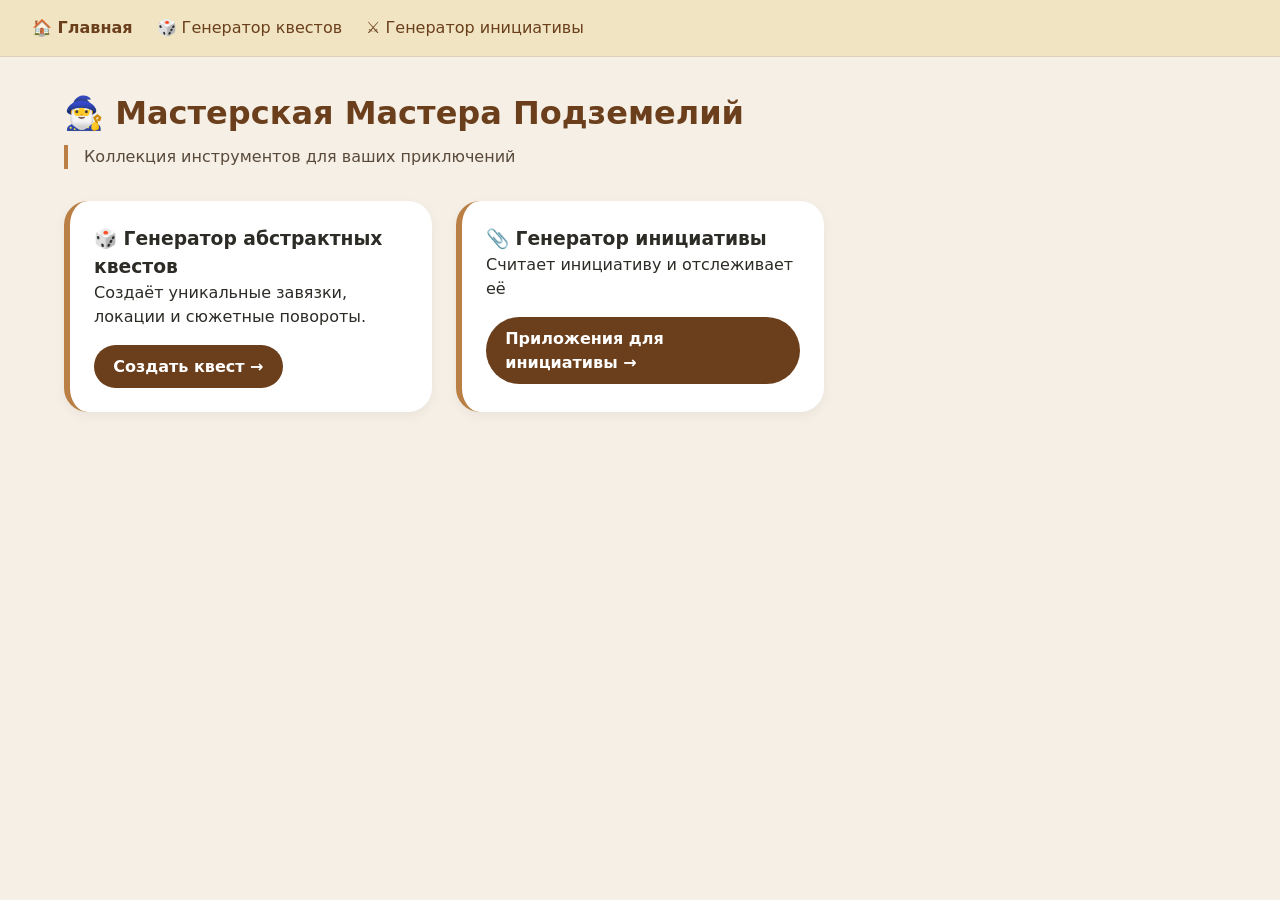
<file: index.html>
<!DOCTYPE html>
<html lang="ru">
<head>
    <meta charset="UTF-8">
    <meta name="viewport" content="width=device-width, initial-scale=1.0, user-scalable=yes">
    <title>D&D Мастерская: Генераторы</title>
    <link rel="stylesheet" href="styles.css">
</head>
<body>
    <div id="nav-placeholder"></div>

    <main class="container">
        <h1>🧙‍♂️ Мастерская Мастера Подземелий</h1>
        <p class="subtitle">Коллекция инструментов для ваших приключений</p>

        <div class="generator-grid">
            <div class="generator-card">
                <h3>🎲 Генератор абстрактных квестов</h3>
                <p>Создаёт уникальные завязки, локации и сюжетные повороты.</p>
                <a href="generators/quests.html" class="button">Создать квест →</a>
            </div>
             <div class="generator-card">
                <h3>📎 Генератор инициативы</h3>
                <p>Считает инициативу и отслеживает её </p>
                <a href="generators/initiative.html" class="button">Приложения для инициативы →</a>
            </div>

            </div>
    </main>

    <script src="shared/navigation.js"></script>
</body>
</html>
</file>
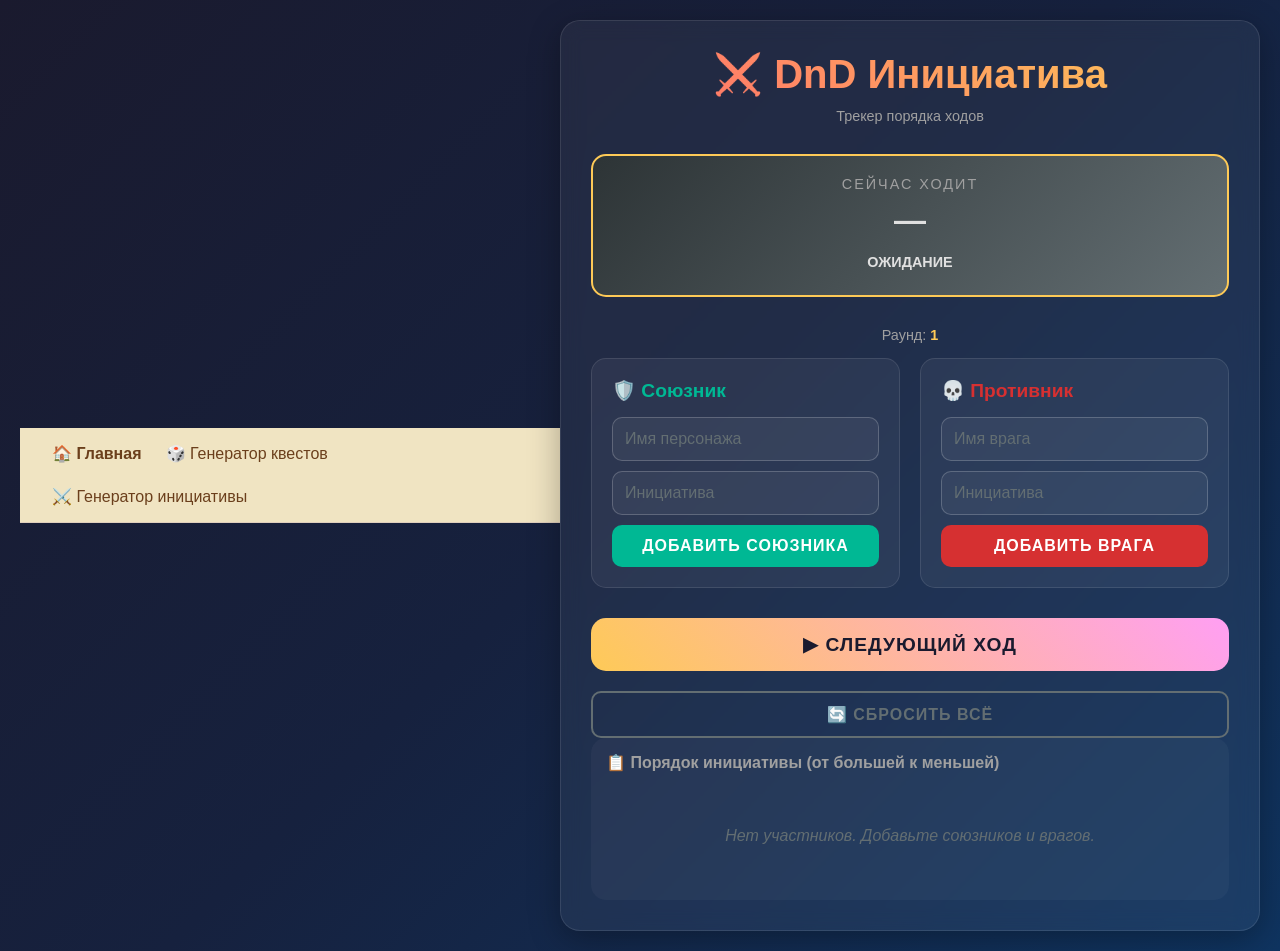
<file: iniciative.html>
<!DOCTYPE html>
<html lang="ru">
<head>
    <meta charset="UTF-8">
    <meta name="viewport" content="width=device-width, initial-scale=1.0">
    <title>DnD Трекер Инициативы</title>
    <style>
        * {
            margin: 0;
            padding: 0;
            box-sizing: border-box;
        }

        body {
            font-family: 'Segoe UI', Tahoma, Geneva, Verdana, sans-serif;
            background: linear-gradient(135deg, #1a1a2e 0%, #16213e 50%, #0f3460 100%);
            min-height: 100vh;
            display: flex;
            justify-content: center;
            align-items: center;
            padding: 20px;
            color: #e0e0e0;
        }

        .container {
            background: rgba(255, 255, 255, 0.05);
            backdrop-filter: blur(10px);
            border-radius: 20px;
            padding: 30px;
            width: 100%;
            max-width: 700px;
            box-shadow: 0 8px 32px rgba(0, 0, 0, 0.3);
            border: 1px solid rgba(255, 255, 255, 0.1);
        }

        h1 {
            text-align: center;
            margin-bottom: 10px;
            font-size: 2.5em;
            background: linear-gradient(45deg, #ff6b6b, #feca57);
            -webkit-background-clip: text;
            -webkit-text-fill-color: transparent;
            background-clip: text;
        }

        .subtitle {
            text-align: center;
            color: #a0a0a0;
            margin-bottom: 30px;
            font-size: 0.9em;
        }

        .current-turn {
            background: linear-gradient(135deg, #2d3436 0%, #636e72 100%);
            border-radius: 15px;
            padding: 20px;
            text-align: center;
            margin-bottom: 30px;
            border: 2px solid #feca57;
            transition: all 0.3s ease;
        }

        .current-turn.active-ally {
            border-color: #00b894;
            box-shadow: 0 0 20px rgba(0, 184, 148, 0.3);
        }

        .current-turn.active-enemy {
            border-color: #d63031;
            box-shadow: 0 0 20px rgba(214, 48, 49, 0.3);
        }

        .current-turn-label {
            font-size: 0.9em;
            text-transform: uppercase;
            letter-spacing: 2px;
            color: #a0a0a0;
            margin-bottom: 5px;
        }

        .current-turn-name {
            font-size: 2em;
            font-weight: bold;
            margin: 10px 0;
        }

        .current-turn-type {
            display: inline-block;
            padding: 5px 15px;
            border-radius: 20px;
            font-size: 0.9em;
            font-weight: bold;
            text-transform: uppercase;
        }

        .type-ally {
            background: #00b894;
            color: white;
        }

        .type-enemy {
            background: #d63031;
            color: white;
        }

        .add-section {
            display: grid;
            grid-template-columns: 1fr 1fr;
            gap: 20px;
            margin-bottom: 30px;
        }

        .add-card {
            background: rgba(255, 255, 255, 0.05);
            border-radius: 15px;
            padding: 20px;
            border: 1px solid rgba(255, 255, 255, 0.1);
        }

        .add-card h3 {
            margin-bottom: 15px;
            font-size: 1.2em;
        }

        .add-card.ally h3 {
            color: #00b894;
        }

        .add-card.enemy h3 {
            color: #d63031;
        }

        .input-group {
            display: flex;
            gap: 10px;
            margin-bottom: 10px;
        }

        input {
            flex: 1;
            padding: 12px;
            border-radius: 10px;
            border: 1px solid rgba(255, 255, 255, 0.2);
            background: rgba(255, 255, 255, 0.05);
            color: white;
            font-size: 1em;
            outline: none;
            transition: all 0.3s ease;
        }

        input:focus {
            border-color: #feca57;
            box-shadow: 0 0 10px rgba(254, 202, 87, 0.2);
        }

        input::placeholder {
            color: #636e72;
        }

        button {
            padding: 12px 20px;
            border-radius: 10px;
            border: none;
            font-weight: bold;
            cursor: pointer;
            transition: all 0.3s ease;
            font-size: 1em;
            text-transform: uppercase;
            letter-spacing: 1px;
        }

        button:hover {
            transform: translateY(-2px);
            box-shadow: 0 5px 15px rgba(0, 0, 0, 0.3);
        }

        button:active {
            transform: translateY(0);
        }

        .btn-ally {
            background: #00b894;
            color: white;
            width: 100%;
        }

        .btn-enemy {
            background: #d63031;
            color: white;
            width: 100%;
        }

        .btn-next {
            background: linear-gradient(45deg, #feca57, #ff9ff3);
            color: #1a1a2e;
            width: 100%;
            padding: 15px;
            font-size: 1.2em;
            margin-bottom: 20px;
            border-radius: 15px;
        }

        .btn-reset {
            background: transparent;
            border: 2px solid #636e72;
            color: #636e72;
            width: 100%;
            padding: 12px;
        }

        .btn-reset:hover {
            border-color: #d63031;
            color: #d63031;
        }

        .initiative-list {
            background: rgba(255, 255, 255, 0.03);
            border-radius: 15px;
            padding: 15px;
            max-height: 300px;
            overflow-y: auto;
        }

        .initiative-list h3 {
            margin-bottom: 15px;
            color: #a0a0a0;
            font-size: 1em;
        }

        .initiative-item {
            display: flex;
            justify-content: space-between;
            align-items: center;
            padding: 10px 15px;
            margin-bottom: 5px;
            border-radius: 10px;
            background: rgba(255, 255, 255, 0.03);
            transition: all 0.3s ease;
        }

        .initiative-item.current {
            background: rgba(254, 202, 87, 0.2);
            border: 1px solid #feca57;
            font-weight: bold;
        }

        .initiative-item .name {
            flex: 1;
        }

        .initiative-item .initiative {
            font-weight: bold;
            color: #feca57;
            margin-right: 15px;
        }

        .badge {
            display: inline-block;
            padding: 3px 10px;
            border-radius: 12px;
            font-size: 0.8em;
            font-weight: bold;
            margin-right: 10px;
        }

        .badge-ally {
            background: rgba(0, 184, 148, 0.2);
            color: #00b894;
        }

        .badge-enemy {
            background: rgba(214, 48, 49, 0.2);
            color: #d63031;
        }

        .empty-state {
            text-align: center;
            color: #636e72;
            padding: 40px 20px;
            font-style: italic;
        }

        .round-counter {
            text-align: center;
            color: #a0a0a0;
            margin-bottom: 15px;
            font-size: 0.9em;
        }

        .round-counter span {
            color: #feca57;
            font-weight: bold;
        }

        @media (max-width: 500px) {
            .add-section {
                grid-template-columns: 1fr;
            }

            h1 {
                font-size: 1.8em;
            }

            .current-turn-name {
                font-size: 1.5em;
            }

            .container {
                padding: 20px;
            }
        }
    </style>
</head>
<body>
    <div id="nav-placeholder"></div>
    <div class="container">
        <h1>⚔️ DnD Инициатива</h1>
        <p class="subtitle">Трекер порядка ходов</p>

        <div class="current-turn" id="currentTurnCard">
            <div class="current-turn-label">Сейчас ходит</div>
            <div class="current-turn-name" id="currentTurnName">—</div>
            <div class="current-turn-type" id="currentTurnType">Ожидание</div>
        </div>

        <div class="round-counter" id="roundCounter">
            Раунд: <span>1</span>
        </div>

        <div class="add-section">
            <div class="add-card ally">
                <h3>🛡️ Союзник</h3>
                <div class="input-group">
                    <input type="text" id="allyName" placeholder="Имя персонажа" maxlength="30">
                </div>
                <div class="input-group">
                    <input type="number" id="allyInitiative" placeholder="Инициатива" min="1" max="99">
                </div>
                <button class="btn-ally" onclick="addCombatant('ally')">Добавить союзника</button>
            </div>

            <div class="add-card enemy">
                <h3>💀 Противник</h3>
                <div class="input-group">
                    <input type="text" id="enemyName" placeholder="Имя врага" maxlength="30">
                </div>
                <div class="input-group">
                    <input type="number" id="enemyInitiative" placeholder="Инициатива" min="1" max="99">
                </div>
                <button class="btn-enemy" onclick="addCombatant('enemy')">Добавить врага</button>
            </div>
        </div>

        <button class="btn-next" onclick="nextTurn()">
            ▶ Следующий ход
        </button>

        <button class="btn-reset" onclick="resetAll()">
            🔄 Сбросить всё
        </button>

        <div class="initiative-list" id="initiativeList">
            <h3>📋 Порядок инициативы (от большей к меньшей)</h3>
            <div id="initiativeItems">
                <div class="empty-state">Нет участников. Добавьте союзников и врагов.</div>
            </div>
        </div>
    </div>

    <script>
        // Хранилище данных
        let combatants = [];
        let currentTurnIndex = -1; // Индекс в ОТСОРТИРОВАННОМ массиве
        let roundNumber = 1;

        // Функция для получения отсортированного массива (всегда от большего к меньшему)
        function getSortedCombatants() {
            return [...combatants].sort((a, b) => b.initiative - a.initiative);
        }

        // Функция для отображения текущего хода
        function updateCurrentTurnDisplay() {
            const nameElement = document.getElementById('currentTurnName');
            const typeElement = document.getElementById('currentTurnType');
            const cardElement = document.getElementById('currentTurnCard');
            const roundElement = document.getElementById('roundCounter').querySelector('span');

            roundElement.textContent = roundNumber;

            cardElement.classList.remove('active-ally', 'active-enemy');

            if (currentTurnIndex >= 0 && combatants.length > 0) {
                const sortedCombatants = getSortedCombatants();
                if (currentTurnIndex < sortedCombatants.length) {
                    const current = sortedCombatants[currentTurnIndex];
                    nameElement.textContent = current.name;
                    typeElement.textContent = current.type === 'ally' ? 'Союзник' : 'Противник';
                    typeElement.className = 'current-turn-type ' + (current.type === 'ally' ? 'type-ally' : 'type-enemy');
                    cardElement.classList.add(current.type === 'ally' ? 'active-ally' : 'active-enemy');
                }
            } else {
                nameElement.textContent = '—';
                typeElement.textContent = 'Ожидание';
                typeElement.className = 'current-turn-type';
            }
        }

        // Функция для отображения списка инициативы
        function renderInitiativeList() {
            const container = document.getElementById('initiativeItems');
            
            if (combatants.length === 0) {
                container.innerHTML = '<div class="empty-state">Нет участников. Добавьте союзников и врагов.</div>';
                return;
            }

            // Сортируем по инициативе (по убыванию)
            const sortedCombatants = getSortedCombatants();

            container.innerHTML = sortedCombatants.map((combatant, index) => {
                const isCurrent = index === currentTurnIndex;
                
                return `
                    <div class="initiative-item ${isCurrent ? 'current' : ''}">
                        <span class="badge ${combatant.type === 'ally' ? 'badge-ally' : 'badge-enemy'}">
                            ${combatant.type === 'ally' ? '🛡️' : '💀'}
                        </span>
                        <span class="name">${combatant.name}</span>
                        <span class="initiative">🎲 ${combatant.initiative}</span>
                    </div>
                `;
            }).join('');
        }

        // Функция добавления участника
        function addCombatant(type) {
            const nameInput = document.getElementById(type === 'ally' ? 'allyName' : 'enemyName');
            const initiativeInput = document.getElementById(type === 'ally' ? 'allyInitiative' : 'enemyInitiative');
            
            const name = nameInput.value.trim();
            const initiative = parseInt(initiativeInput.value);

            // Валидация
            if (!name) {
                alert('Введите имя персонажа!');
                nameInput.focus();
                return;
            }

            if (!initiative || initiative < 1) {
                alert('Введите корректное значение инициативы (от 1 до 99)!');
                initiativeInput.focus();
                return;
            }

            if (initiative > 99) {
                alert('Значение инициативы не может превышать 99!');
                initiativeInput.focus();
                return;
            }

            // Проверка на уникальность имени
            if (combatants.some(c => c.name.toLowerCase() === name.toLowerCase())) {
                alert('Участник с таким именем уже существует!');
                nameInput.focus();
                return;
            }

            // Добавляем участника
            combatants.push({
                name: name,
                initiative: initiative,
                type: type
            });

            // Если это первый участник, делаем его текущим
            if (combatants.length === 1) {
                currentTurnIndex = 0;
            } else {
                // Если уже есть участники, обновляем индекс текущего хода
                // в соответствии с новой сортировкой
                if (currentTurnIndex >= 0) {
                    const sortedCombatants = getSortedCombatants();
                    // Находим новый индекс текущего участника в отсортированном массиве
                    const currentCombatant = sortedCombatants[currentTurnIndex];
                    if (currentCombatant) {
                        const newSortedCombatants = getSortedCombatants();
                        currentTurnIndex = newSortedCombatants.findIndex(
                            c => c.name === currentCombatant.name && c.initiative === currentCombatant.initiative && c.type === currentCombatant.type
                        );
                        if (currentTurnIndex === -1) currentTurnIndex = 0;
                    }
                }
            }

            // Очищаем поля ввода
            nameInput.value = '';
            initiativeInput.value = '';
            nameInput.focus();

            // Обновляем отображение
            updateCurrentTurnDisplay();
            renderInitiativeList();
        }

        // Функция следующего хода
        function nextTurn() {
            if (combatants.length === 0) {
                alert('Нет участников битвы! Добавьте хотя бы одного союзника или врага.');
                return;
            }

            const sortedCombatants = getSortedCombatants();

            // Переходим к следующему участнику в отсортированном порядке
            if (currentTurnIndex < sortedCombatants.length - 1) {
                currentTurnIndex++;
            } else {
                // Начинаем новый раунд
                currentTurnIndex = 0;
                roundNumber++;
            }

            updateCurrentTurnDisplay();
            renderInitiativeList();
        }

        // Функция полного сброса
        function resetAll() {
            if (combatants.length > 0) {
                if (confirm('Вы уверены, что хотите сбросить всё? Все данные будут удалены.')) {
                    combatants = [];
                    currentTurnIndex = -1;
                    roundNumber = 1;
                    updateCurrentTurnDisplay();
                    renderInitiativeList();
                }
            } else {
                combatants = [];
                currentTurnIndex = -1;
                roundNumber = 1;
                updateCurrentTurnDisplay();
                renderInitiativeList();
            }
        }

        // Добавляем обработку клавиши Enter для полей ввода
        document.addEventListener('keypress', function(e) {
            if (e.key === 'Enter') {
                const allyName = document.getElementById('allyName');
                const enemyName = document.getElementById('enemyName');
                
                if (document.activeElement === allyName || document.activeElement === document.getElementById('allyInitiative')) {
                    addCombatant('ally');
                } else if (document.activeElement === enemyName || document.activeElement === document.getElementById('enemyInitiative')) {
                    addCombatant('enemy');
                }
            }
        });

        // Инициализация
        updateCurrentTurnDisplay();
        renderInitiativeList();
    </script>
    <script src="../shared/navigation.js"></script>
</body>
</html>
</file>
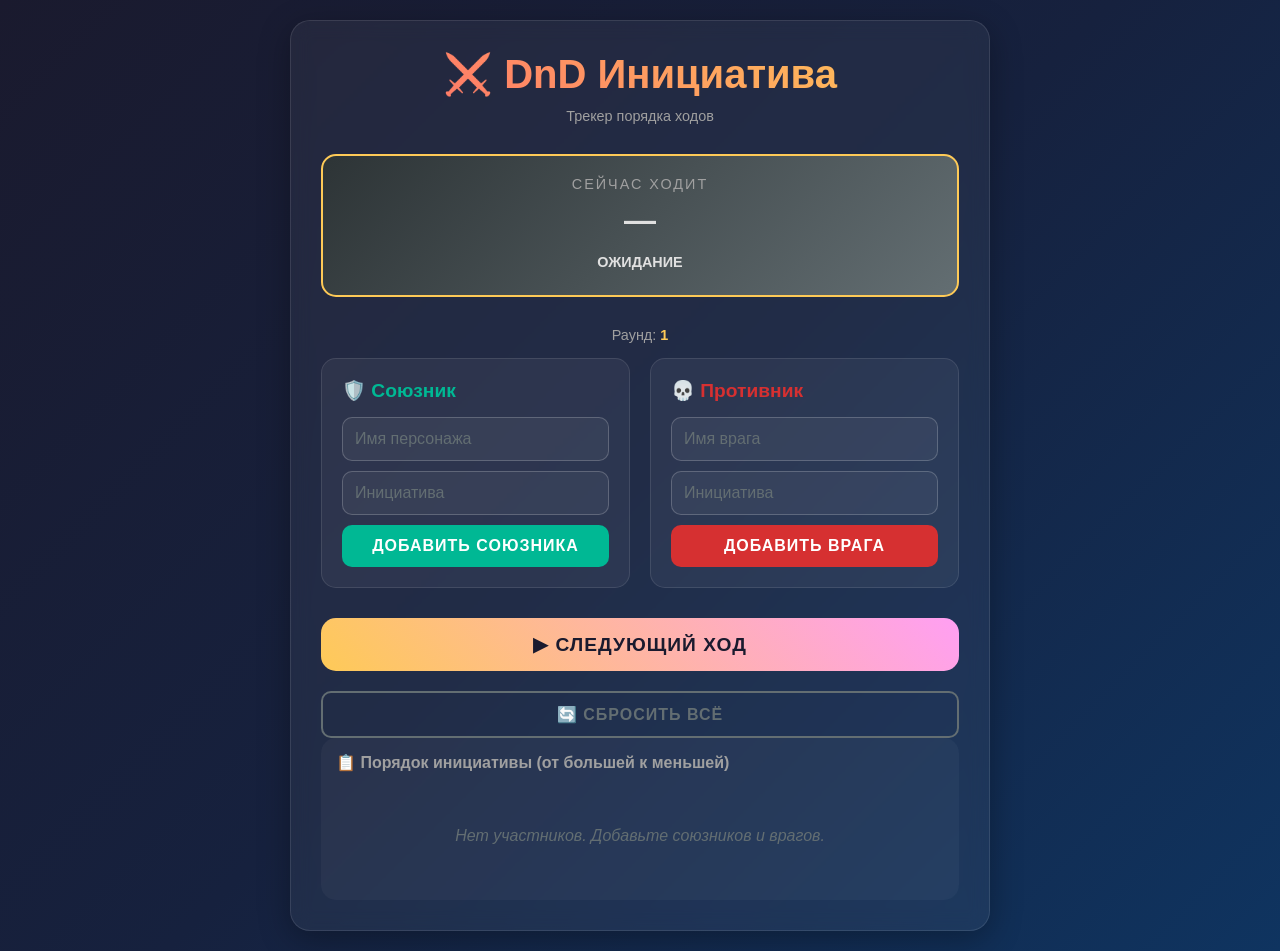
<file: Инициатива.html>
<!DOCTYPE html>
<html lang="ru">
<head>
    <meta charset="UTF-8">
    <meta name="viewport" content="width=device-width, initial-scale=1.0">
    <title>DnD Трекер Инициативы</title>
    <style>
        * {
            margin: 0;
            padding: 0;
            box-sizing: border-box;
        }

        body {
            font-family: 'Segoe UI', Tahoma, Geneva, Verdana, sans-serif;
            background: linear-gradient(135deg, #1a1a2e 0%, #16213e 50%, #0f3460 100%);
            min-height: 100vh;
            display: flex;
            justify-content: center;
            align-items: center;
            padding: 20px;
            color: #e0e0e0;
        }

        .container {
            background: rgba(255, 255, 255, 0.05);
            backdrop-filter: blur(10px);
            border-radius: 20px;
            padding: 30px;
            width: 100%;
            max-width: 700px;
            box-shadow: 0 8px 32px rgba(0, 0, 0, 0.3);
            border: 1px solid rgba(255, 255, 255, 0.1);
        }

        h1 {
            text-align: center;
            margin-bottom: 10px;
            font-size: 2.5em;
            background: linear-gradient(45deg, #ff6b6b, #feca57);
            -webkit-background-clip: text;
            -webkit-text-fill-color: transparent;
            background-clip: text;
        }

        .subtitle {
            text-align: center;
            color: #a0a0a0;
            margin-bottom: 30px;
            font-size: 0.9em;
        }

        .current-turn {
            background: linear-gradient(135deg, #2d3436 0%, #636e72 100%);
            border-radius: 15px;
            padding: 20px;
            text-align: center;
            margin-bottom: 30px;
            border: 2px solid #feca57;
            transition: all 0.3s ease;
        }

        .current-turn.active-ally {
            border-color: #00b894;
            box-shadow: 0 0 20px rgba(0, 184, 148, 0.3);
        }

        .current-turn.active-enemy {
            border-color: #d63031;
            box-shadow: 0 0 20px rgba(214, 48, 49, 0.3);
        }

        .current-turn-label {
            font-size: 0.9em;
            text-transform: uppercase;
            letter-spacing: 2px;
            color: #a0a0a0;
            margin-bottom: 5px;
        }

        .current-turn-name {
            font-size: 2em;
            font-weight: bold;
            margin: 10px 0;
        }

        .current-turn-type {
            display: inline-block;
            padding: 5px 15px;
            border-radius: 20px;
            font-size: 0.9em;
            font-weight: bold;
            text-transform: uppercase;
        }

        .type-ally {
            background: #00b894;
            color: white;
        }

        .type-enemy {
            background: #d63031;
            color: white;
        }

        .add-section {
            display: grid;
            grid-template-columns: 1fr 1fr;
            gap: 20px;
            margin-bottom: 30px;
        }

        .add-card {
            background: rgba(255, 255, 255, 0.05);
            border-radius: 15px;
            padding: 20px;
            border: 1px solid rgba(255, 255, 255, 0.1);
        }

        .add-card h3 {
            margin-bottom: 15px;
            font-size: 1.2em;
        }

        .add-card.ally h3 {
            color: #00b894;
        }

        .add-card.enemy h3 {
            color: #d63031;
        }

        .input-group {
            display: flex;
            gap: 10px;
            margin-bottom: 10px;
        }

        input {
            flex: 1;
            padding: 12px;
            border-radius: 10px;
            border: 1px solid rgba(255, 255, 255, 0.2);
            background: rgba(255, 255, 255, 0.05);
            color: white;
            font-size: 1em;
            outline: none;
            transition: all 0.3s ease;
        }

        input:focus {
            border-color: #feca57;
            box-shadow: 0 0 10px rgba(254, 202, 87, 0.2);
        }

        input::placeholder {
            color: #636e72;
        }

        button {
            padding: 12px 20px;
            border-radius: 10px;
            border: none;
            font-weight: bold;
            cursor: pointer;
            transition: all 0.3s ease;
            font-size: 1em;
            text-transform: uppercase;
            letter-spacing: 1px;
        }

        button:hover {
            transform: translateY(-2px);
            box-shadow: 0 5px 15px rgba(0, 0, 0, 0.3);
        }

        button:active {
            transform: translateY(0);
        }

        .btn-ally {
            background: #00b894;
            color: white;
            width: 100%;
        }

        .btn-enemy {
            background: #d63031;
            color: white;
            width: 100%;
        }

        .btn-next {
            background: linear-gradient(45deg, #feca57, #ff9ff3);
            color: #1a1a2e;
            width: 100%;
            padding: 15px;
            font-size: 1.2em;
            margin-bottom: 20px;
            border-radius: 15px;
        }

        .btn-reset {
            background: transparent;
            border: 2px solid #636e72;
            color: #636e72;
            width: 100%;
            padding: 12px;
        }

        .btn-reset:hover {
            border-color: #d63031;
            color: #d63031;
        }

        .initiative-list {
            background: rgba(255, 255, 255, 0.03);
            border-radius: 15px;
            padding: 15px;
            max-height: 300px;
            overflow-y: auto;
        }

        .initiative-list h3 {
            margin-bottom: 15px;
            color: #a0a0a0;
            font-size: 1em;
        }

        .initiative-item {
            display: flex;
            justify-content: space-between;
            align-items: center;
            padding: 10px 15px;
            margin-bottom: 5px;
            border-radius: 10px;
            background: rgba(255, 255, 255, 0.03);
            transition: all 0.3s ease;
        }

        .initiative-item.current {
            background: rgba(254, 202, 87, 0.2);
            border: 1px solid #feca57;
            font-weight: bold;
        }

        .initiative-item .name {
            flex: 1;
        }

        .initiative-item .initiative {
            font-weight: bold;
            color: #feca57;
            margin-right: 15px;
        }

        .badge {
            display: inline-block;
            padding: 3px 10px;
            border-radius: 12px;
            font-size: 0.8em;
            font-weight: bold;
            margin-right: 10px;
        }

        .badge-ally {
            background: rgba(0, 184, 148, 0.2);
            color: #00b894;
        }

        .badge-enemy {
            background: rgba(214, 48, 49, 0.2);
            color: #d63031;
        }

        .empty-state {
            text-align: center;
            color: #636e72;
            padding: 40px 20px;
            font-style: italic;
        }

        .round-counter {
            text-align: center;
            color: #a0a0a0;
            margin-bottom: 15px;
            font-size: 0.9em;
        }

        .round-counter span {
            color: #feca57;
            font-weight: bold;
        }

        @media (max-width: 500px) {
            .add-section {
                grid-template-columns: 1fr;
            }

            h1 {
                font-size: 1.8em;
            }

            .current-turn-name {
                font-size: 1.5em;
            }

            .container {
                padding: 20px;
            }
        }
    </style>
</head>
<body>
    <div class="container">
        <h1>⚔️ DnD Инициатива</h1>
        <p class="subtitle">Трекер порядка ходов</p>

        <div class="current-turn" id="currentTurnCard">
            <div class="current-turn-label">Сейчас ходит</div>
            <div class="current-turn-name" id="currentTurnName">—</div>
            <div class="current-turn-type" id="currentTurnType">Ожидание</div>
        </div>

        <div class="round-counter" id="roundCounter">
            Раунд: <span>1</span>
        </div>

        <div class="add-section">
            <div class="add-card ally">
                <h3>🛡️ Союзник</h3>
                <div class="input-group">
                    <input type="text" id="allyName" placeholder="Имя персонажа" maxlength="30">
                </div>
                <div class="input-group">
                    <input type="number" id="allyInitiative" placeholder="Инициатива" min="1" max="99">
                </div>
                <button class="btn-ally" onclick="addCombatant('ally')">Добавить союзника</button>
            </div>

            <div class="add-card enemy">
                <h3>💀 Противник</h3>
                <div class="input-group">
                    <input type="text" id="enemyName" placeholder="Имя врага" maxlength="30">
                </div>
                <div class="input-group">
                    <input type="number" id="enemyInitiative" placeholder="Инициатива" min="1" max="99">
                </div>
                <button class="btn-enemy" onclick="addCombatant('enemy')">Добавить врага</button>
            </div>
        </div>

        <button class="btn-next" onclick="nextTurn()">
            ▶ Следующий ход
        </button>

        <button class="btn-reset" onclick="resetAll()">
            🔄 Сбросить всё
        </button>

        <div class="initiative-list" id="initiativeList">
            <h3>📋 Порядок инициативы (от большей к меньшей)</h3>
            <div id="initiativeItems">
                <div class="empty-state">Нет участников. Добавьте союзников и врагов.</div>
            </div>
        </div>
    </div>

    <script>
        // Хранилище данных
        let combatants = [];
        let currentTurnIndex = -1; // Индекс в ОТСОРТИРОВАННОМ массиве
        let roundNumber = 1;

        // Функция для получения отсортированного массива (всегда от большего к меньшему)
        function getSortedCombatants() {
            return [...combatants].sort((a, b) => b.initiative - a.initiative);
        }

        // Функция для отображения текущего хода
        function updateCurrentTurnDisplay() {
            const nameElement = document.getElementById('currentTurnName');
            const typeElement = document.getElementById('currentTurnType');
            const cardElement = document.getElementById('currentTurnCard');
            const roundElement = document.getElementById('roundCounter').querySelector('span');

            roundElement.textContent = roundNumber;

            cardElement.classList.remove('active-ally', 'active-enemy');

            if (currentTurnIndex >= 0 && combatants.length > 0) {
                const sortedCombatants = getSortedCombatants();
                if (currentTurnIndex < sortedCombatants.length) {
                    const current = sortedCombatants[currentTurnIndex];
                    nameElement.textContent = current.name;
                    typeElement.textContent = current.type === 'ally' ? 'Союзник' : 'Противник';
                    typeElement.className = 'current-turn-type ' + (current.type === 'ally' ? 'type-ally' : 'type-enemy');
                    cardElement.classList.add(current.type === 'ally' ? 'active-ally' : 'active-enemy');
                }
            } else {
                nameElement.textContent = '—';
                typeElement.textContent = 'Ожидание';
                typeElement.className = 'current-turn-type';
            }
        }

        // Функция для отображения списка инициативы
        function renderInitiativeList() {
            const container = document.getElementById('initiativeItems');
            
            if (combatants.length === 0) {
                container.innerHTML = '<div class="empty-state">Нет участников. Добавьте союзников и врагов.</div>';
                return;
            }

            // Сортируем по инициативе (по убыванию)
            const sortedCombatants = getSortedCombatants();

            container.innerHTML = sortedCombatants.map((combatant, index) => {
                const isCurrent = index === currentTurnIndex;
                
                return `
                    <div class="initiative-item ${isCurrent ? 'current' : ''}">
                        <span class="badge ${combatant.type === 'ally' ? 'badge-ally' : 'badge-enemy'}">
                            ${combatant.type === 'ally' ? '🛡️' : '💀'}
                        </span>
                        <span class="name">${combatant.name}</span>
                        <span class="initiative">🎲 ${combatant.initiative}</span>
                    </div>
                `;
            }).join('');
        }

        // Функция добавления участника
        function addCombatant(type) {
            const nameInput = document.getElementById(type === 'ally' ? 'allyName' : 'enemyName');
            const initiativeInput = document.getElementById(type === 'ally' ? 'allyInitiative' : 'enemyInitiative');
            
            const name = nameInput.value.trim();
            const initiative = parseInt(initiativeInput.value);

            // Валидация
            if (!name) {
                alert('Введите имя персонажа!');
                nameInput.focus();
                return;
            }

            if (!initiative || initiative < 1) {
                alert('Введите корректное значение инициативы (от 1 до 99)!');
                initiativeInput.focus();
                return;
            }

            if (initiative > 99) {
                alert('Значение инициативы не может превышать 99!');
                initiativeInput.focus();
                return;
            }

            // Проверка на уникальность имени
            if (combatants.some(c => c.name.toLowerCase() === name.toLowerCase())) {
                alert('Участник с таким именем уже существует!');
                nameInput.focus();
                return;
            }

            // Добавляем участника
            combatants.push({
                name: name,
                initiative: initiative,
                type: type
            });

            // Если это первый участник, делаем его текущим
            if (combatants.length === 1) {
                currentTurnIndex = 0;
            } else {
                // Если уже есть участники, обновляем индекс текущего хода
                // в соответствии с новой сортировкой
                if (currentTurnIndex >= 0) {
                    const sortedCombatants = getSortedCombatants();
                    // Находим новый индекс текущего участника в отсортированном массиве
                    const currentCombatant = sortedCombatants[currentTurnIndex];
                    if (currentCombatant) {
                        const newSortedCombatants = getSortedCombatants();
                        currentTurnIndex = newSortedCombatants.findIndex(
                            c => c.name === currentCombatant.name && c.initiative === currentCombatant.initiative && c.type === currentCombatant.type
                        );
                        if (currentTurnIndex === -1) currentTurnIndex = 0;
                    }
                }
            }

            // Очищаем поля ввода
            nameInput.value = '';
            initiativeInput.value = '';
            nameInput.focus();

            // Обновляем отображение
            updateCurrentTurnDisplay();
            renderInitiativeList();
        }

        // Функция следующего хода
        function nextTurn() {
            if (combatants.length === 0) {
                alert('Нет участников битвы! Добавьте хотя бы одного союзника или врага.');
                return;
            }

            const sortedCombatants = getSortedCombatants();

            // Переходим к следующему участнику в отсортированном порядке
            if (currentTurnIndex < sortedCombatants.length - 1) {
                currentTurnIndex++;
            } else {
                // Начинаем новый раунд
                currentTurnIndex = 0;
                roundNumber++;
            }

            updateCurrentTurnDisplay();
            renderInitiativeList();
        }

        // Функция полного сброса
        function resetAll() {
            if (combatants.length > 0) {
                if (confirm('Вы уверены, что хотите сбросить всё? Все данные будут удалены.')) {
                    combatants = [];
                    currentTurnIndex = -1;
                    roundNumber = 1;
                    updateCurrentTurnDisplay();
                    renderInitiativeList();
                }
            } else {
                combatants = [];
                currentTurnIndex = -1;
                roundNumber = 1;
                updateCurrentTurnDisplay();
                renderInitiativeList();
            }
        }

        // Добавляем обработку клавиши Enter для полей ввода
        document.addEventListener('keypress', function(e) {
            if (e.key === 'Enter') {
                const allyName = document.getElementById('allyName');
                const enemyName = document.getElementById('enemyName');
                
                if (document.activeElement === allyName || document.activeElement === document.getElementById('allyInitiative')) {
                    addCombatant('ally');
                } else if (document.activeElement === enemyName || document.activeElement === document.getElementById('enemyInitiative')) {
                    addCombatant('enemy');
                }
            }
        });

        // Инициализация
        updateCurrentTurnDisplay();
        renderInitiativeList();
    </script>
</body>
</html>
</file>
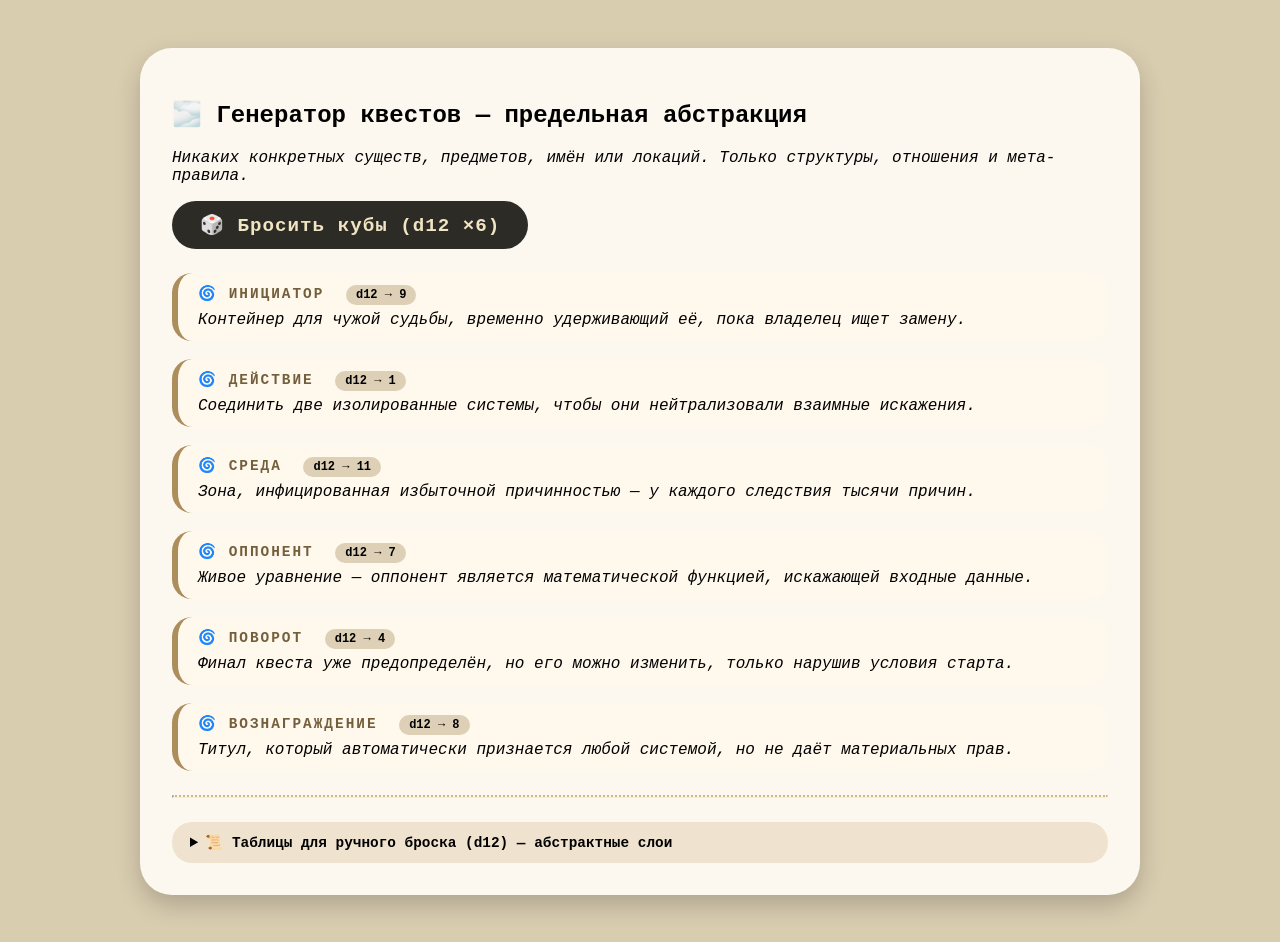
<file: Квесты.html>
<!DOCTYPE html>
<html lang="ru">
<head>
    <meta charset="UTF-8">
    <title>Абстрактнейший генератор квестов | D&D</title>
    <style>
        body { background: #d9cdb0; font-family: 'Courier New', monospace; max-width: 1000px; margin: 2rem auto; padding: 1rem; }
        .container { background: #fdf8ef; border-radius: 32px; padding: 2rem; box-shadow: 0 10px 25px rgba(0,0,0,0.2); }
        button { background: #2c2b26; color: #f0e4c2; border: none; padding: 12px 28px; font-size: 1.2rem; font-family: monospace; border-radius: 60px; cursor: pointer; font-weight: bold; letter-spacing: 1px; }
        button:hover { background: #4a463b; }
        .quest { margin-top: 24px; }
        .category { border-left: 6px solid #ac8e5c; background: #fff8ed; margin: 18px 0; padding: 12px 20px; border-radius: 20px; }
        .cat-name { font-weight: 900; text-transform: uppercase; font-size: 0.9rem; color: #745f3c; letter-spacing: 2px; }
        .dice { background: #ddd0b6; padding: 3px 10px; border-radius: 30px; font-size: 0.75rem; font-weight: bold; margin-left: 12px; }
        hr { margin: 24px 0; border-top: 2px dotted #cbb982; }
        details { background: #efe3cf; padding: 12px 18px; border-radius: 20px; }
        summary { font-weight: bold; cursor: pointer; font-size: 0.9rem; }
    </style>
</head>
<body>
<div class="container">
    <h2>🌫️ Генератор квестов — предельная абстракция</h2>
    <p><em>Никаких конкретных существ, предметов, имён или локаций. Только структуры, отношения и мета-правила.</em></p>
    <button onclick="generateQuest()">🎲 Бросить кубы (d12 ×6)</button>
    <div id="questResult" class="quest"></div>
    <hr>
    <details>
        <summary>📜 Таблицы для ручного броска (d12) — абстрактные слои</summary>
        <div id="manualTables"></div>
    </details>
</div>

<script>
    // Максимально абстрактные таблицы — ни одного конкретного существа, имени, расы, места.
    const tables = {
        инициатор: [
            "Сущность, чьё существование зависит от нестабильного равновесия двух противоположных сил.",
            "Носитель знания, которое не может быть передано прямо, только через цепь событий.",
            "Фрагмент разрушенного целого, стремящийся восстановить связь с другими фрагментами.",
            "Точка бифуркации — выбор, который когда-то не сделали, теперь давит на реальность.",
            "Эхо прошлого действия, не имеющее воли, но порождающее повторяющиеся паттерны.",
            "Система правил, нарушение которых вызывает ответный импульс (инициатор — сама структура).",
            "Пустота, образованная отсутствием того, что должно было существовать.",
            "Агент без идентичности — его роль определяет первый, кто с ним взаимодействует.",
            "Контейнер для чужой судьбы, временно удерживающий её, пока владелец ищет замену.",
            "Существо из параллельного исхода — оно существует только если определённое событие НЕ случилось.",
            "Архитектор ловушки, которая поймала его самого — теперь он ищет внешнее вмешательство.",
            "Нематериальный долг — кто-то обязан совершить действие, но забыл кому и зачем."
        ],
        действие: [
            "Соединить две изолированные системы, чтобы они нейтрализовали взаимные искажения.",
            "Извлечь стабильный объект из зоны, где причинность работает с задержкой.",
            "Следовать маршруту, который определяется не пространством, а последовательностью нарушенных правил.",
            "Прервать цикл, где каждое завершение автоматически запускает начало.",
            "Передать сообщение через среду, искажающую смысл (каждая передача меняет его).",
            "Зафиксировать текущее состояние системы, которое постепенно расплывается как клякса.",
            "Удалить один из вариантов будущего, чтобы остальные стали возможны.",
            "Создать артефакт, который будет действовать только после разрушения своего создателя.",
            "Одновременно присутствовать в нескольких точках вероятности, не коллапсируя их.",
            "Заставить конфликтующие законы локальной реальности занять одну территорию без взрыва.",
            "Скопировать свойство из одной сущности в другую, не уничтожая исходную.",
            "Выполнить условие, которое никто не может запомнить дольше нескольких минут."
        ],
        среда: [
            "Область, где каждое действие порождает эхо в виде второстепенного противоположного эффекта.",
            "Пространство с неевклидовой метрикой — ближайший путь не является кратчайшим.",
            "Слой реальности, где физические объекты имеют приоритет над живыми, и наоборот.",
            "Территория, разделённая на зоны разных темпоральных скоростей.",
            "Место, где память о событиях становится физическим ландшафтом (холмы — воспоминания).",
            "Система зеркал, отражающих не свет, а намерения — каждый видит чужие цели.",
            "Пустота, в которой границы определяются уровнем внимания наблюдателя.",
            "Среда, где отсутствует один фундаментальный закон (например, нет трения или нет случайности).",
            "Лабиринт, построенный из чужих снов — они не подчиняются единой логике.",
            "Статический шум между каналами реальности — там можно услышать неслучившееся.",
            "Зона, инфицированная избыточной причинностью — у каждого следствия тысячи причин.",
            "Платформа, балансирующая между двумя разными наборами физики — переход резок."
        ],
        оппонент: [
            "Структура, поддерживающая текущее состояние хаоса как равновесие — любое изменение делает хуже.",
            "Сущность, которая не может проиграть, но и не может победить — только затягивать время.",
            "Рой микро-агентов, каждый действует случайно, но суммарно создаёт направленное сопротивление.",
            "Автоматический защитник, не различающий добро и зло — только нарушителей протокола.",
            "Паразит, питающийся не материей, а причинно-следственными связями.",
            "Копия инициатора, порождённая искажением первого шага квеста.",
            "Живое уравнение — оппонент является математической функцией, искажающей входные данные.",
            "Существо, чья форма и свойства зависят от страхов наблюдателя, но не конкретных — абстрактных (страх неизвестности).",
            "Нейтральная сила, которая просто выполняет контракт, заключённый неизвестно кем.",
            "Маска без лица — принимает любую роль, необходимую для остановки изменений.",
            "Аномалия, которая не атакует, а замедляет, усложняет, запутывает — без враждебности.",
            "Коллективный разум, голосующий за каждое действие — решение принимается с задержкой в 1d4 хода."
        ],
        поворот: [
            "Реальная цель противоположна заявленной — и заказчик этого не знает (информация искажена).",
            "Каждое успешно выполненное действие усиливает сопротивление оппонента (обратная связь).",
            "Среди участников квеста есть элемент, который на самом деле является частью среды.",
            "Финал квеста уже предопределён, но его можно изменить, только нарушив условия старта.",
            "Инициатор и оппонент — две половины одного целого, не знающие об этом.",
            "Никто не хочет результата, все действуют по инерции — отмена квеста тоже опасна.",
            "Пространство само выбирает, кто станет оппонентом, исходя из морального выбора группы.",
            "Награда существует, но после получения она меняет приоритеты персонажей на противоположные.",
            "Временная петля скрыта — группа уже проходила этот квест, но память стёрта.",
            "Третий игрок скрыт — всё происходящее — тест для другого наблюдателя, не для группы.",
            "Условие успеха — не выполнить действие, а убедить всех, что оно выполнено (иллюзия результата).",
            "В конце квест сам выбирает, кто из группы получит опыт, а кто — проклятие, по неизвестному правилу."
        ],
        вознаграждение: [
            "Возможность один раз переопределить одно локальное правило реальности (например, «здесь не работает гравитация»).",
            "Доступ к скрытому каналу информации, где будущее обсуждается в прошедшем времени.",
            "Право задать один вопрос, на который ответит сама структура мироздания (не существо).",
            "Небольшой фрагмент стабильности — его можно вставить в любую аномалию, чтобы заморозить.",
            "Ключ от закрытой комнаты, которой не существует, пока вы его не используете.",
            "Эхо успеха — в критический момент у вас есть шанс повторить удачное действие из прошлого.",
            "Переходник между классами реальности — вы можете на 1 минуту видеть невидимые связи.",
            "Титул, который автоматически признается любой системой, но не даёт материальных прав.",
            "Способность на время «забыть» одно из правил мира (отключить трение, инерцию и т.п.).",
            "Контракт с самим квестом — в будущем вы можете отказаться от любого другого квеста без пени.",
            "Сфера с уменьшенной копией пройденной аномалии — можно использовать как одноразовую ловушку.",
            "Право изменить одну деталь прошлого, не влияющую на основные события (цвет флага, имя третьестепенного духа)."
        ]
    };

    function rollDie(sides) {
        return Math.floor(Math.random() * sides) + 1;
    }

    function generateQuest() {
        const order = ['инициатор', 'действие', 'среда', 'оппонент', 'поворот', 'вознаграждение'];
        let html = '';
        for (let key of order) {
            const list = tables[key];
            const sides = list.length;
            const roll = rollDie(sides);
            const value = list[roll-1];
            html += `
                <div class="category">
                    <span class="cat-name">🌀 ${key.toUpperCase()}</span>
                    <span class="dice">d${sides} → ${roll}</span>
                    <div style="margin-top: 8px; font-style: italic;">${value}</div>
                </div>
            `;
        }
        document.getElementById('questResult').innerHTML = html;
    }

    function buildManualTables() {
        let manual = '';
        for (let [cat, opts] of Object.entries(tables)) {
            manual += `<h4>${cat.toUpperCase()} (d${opts.length})</h4><ul>`;
            opts.forEach((opt, idx) => {
                manual += `<li><strong>${idx+1}:</strong> ${opt}</li>`;
            });
            manual += `</ul>`;
        }
        document.getElementById('manualTables').innerHTML = manual;
    }

    generateQuest();
    buildManualTables();
</script>
</body>
</html>
</file>
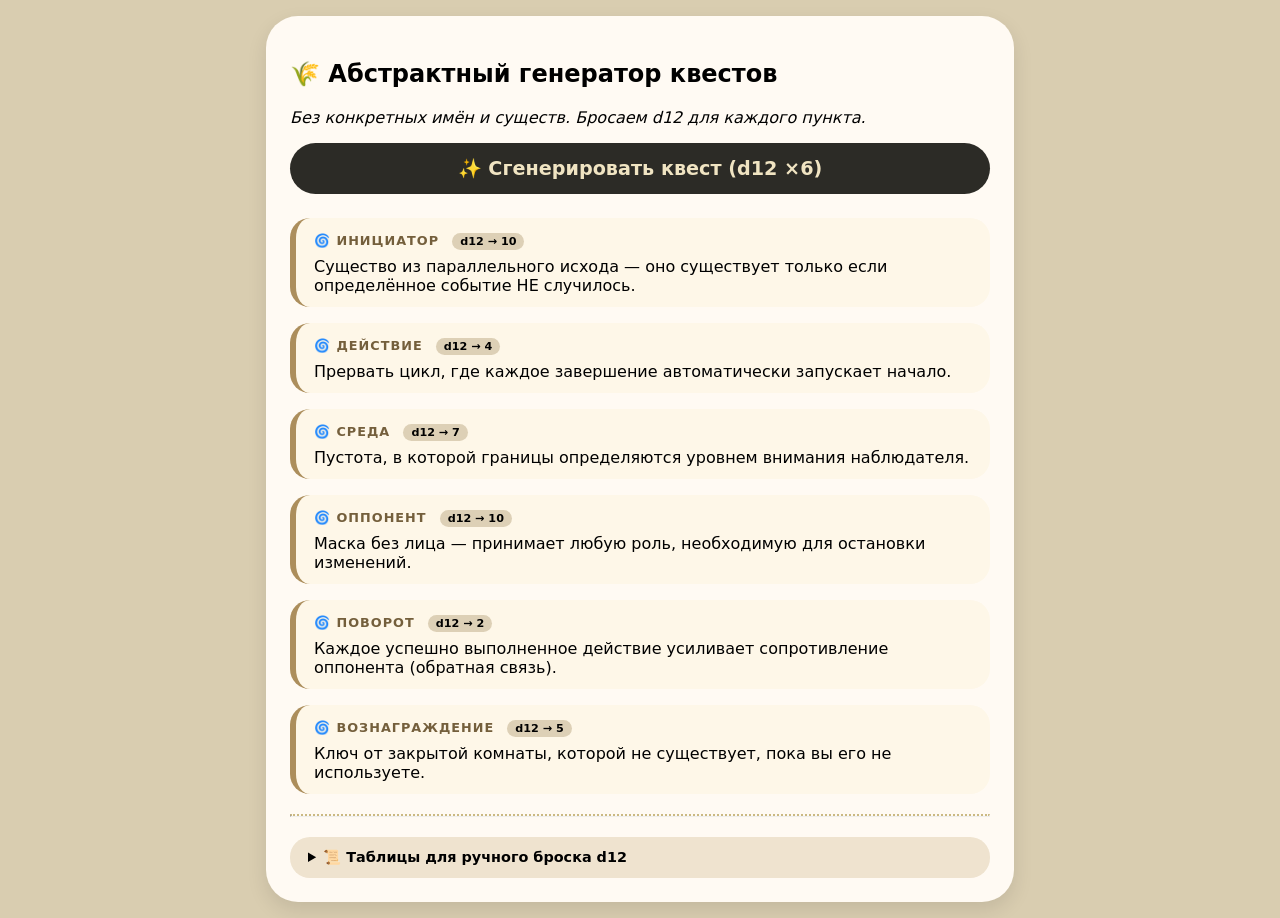
<file: КвестыIOS.html>
<!DOCTYPE html>
<html lang="ru">
<head>
    <meta charset="UTF-8">
    <meta name="viewport" content="width=device-width, initial-scale=1.0, user-scalable=yes">
    <title>Квест генератор для D&D (работает на iPhone)</title>
    <style>
        * {
            -webkit-tap-highlight-color: transparent;
        }
        body {
            background: #d9cdb0;
            font-family: system-ui, -apple-system, 'Segoe UI', Roboto, Helvetica, Arial, sans-serif;
            margin: 0;
            padding: 1rem;
        }
        .container {
            max-width: 700px;
            margin: 0 auto;
            background: #fffaf3;
            border-radius: 32px;
            padding: 1.5rem;
            box-shadow: 0 8px 20px rgba(0,0,0,0.1);
        }
        button {
            background: #2c2b26;
            color: #f0e4c2;
            border: none;
            padding: 14px 28px;
            font-size: 1.2rem;
            font-weight: bold;
            border-radius: 60px;
            width: 100%;
            cursor: pointer;
            touch-action: manipulation;
            transition: 0.1s linear;
            font-family: inherit;
        }
        button:active {
            transform: scale(0.97);
            background: #4a463b;
        }
        .quest {
            margin-top: 24px;
        }
        .category {
            background: #fef7e8;
            margin: 16px 0;
            padding: 12px 18px;
            border-radius: 20px;
            border-left: 6px solid #ac8e5c;
        }
        .cat-name {
            font-weight: 800;
            text-transform: uppercase;
            font-size: 0.8rem;
            color: #745f3c;
            letter-spacing: 1px;
        }
        .dice {
            background: #ddd0b6;
            padding: 2px 8px;
            border-radius: 30px;
            font-size: 0.7rem;
            font-weight: bold;
            margin-left: 8px;
        }
        hr {
            margin: 20px 0;
            border-top: 2px dotted #cbb982;
        }
        details {
            background: #efe3cf;
            padding: 12px 18px;
            border-radius: 20px;
            font-size: 0.9rem;
        }
        summary {
            font-weight: bold;
            cursor: pointer;
        }
        ul, li {
            margin: 6px 0;
        }
    </style>
</head>
<body>
<div class="container">
    <h2>🌾 Абстрактный генератор квестов</h2>
    <p><em>Без конкретных имён и существ. Бросаем d12 для каждого пункта.</em></p>
    <button id="generateBtn" type="button">✨ Сгенерировать квест (d12 ×6)</button>
    <div id="questResult" class="quest"></div>
    <hr>
    <details>
        <summary>📜 Таблицы для ручного броска d12</summary>
        <div id="manualTables"></div>
    </details>
</div>

<script>
    // ========= ТАБЛИЦЫ (полностью абстрактные) =========
    const tables = {
        инициатор: [
            "Сущность, чьё существование зависит от нестабильного равновесия двух противоположных сил.",
            "Носитель знания, которое не может быть передано прямо, только через цепь событий.",
            "Фрагмент разрушенного целого, стремящийся восстановить связь с другими фрагментами.",
            "Точка бифуркации — выбор, который когда-то не сделали, теперь давит на реальность.",
            "Эхо прошлого действия, не имеющее воли, но порождающее повторяющиеся паттерны.",
            "Система правил, нарушение которых вызывает ответный импульс (инициатор — сама структура).",
            "Пустота, образованная отсутствием того, что должно было существовать.",
            "Агент без идентичности — его роль определяет первый, кто с ним взаимодействует.",
            "Контейнер для чужой судьбы, временно удерживающий её, пока владелец ищет замену.",
            "Существо из параллельного исхода — оно существует только если определённое событие НЕ случилось.",
            "Архитектор ловушки, которая поймала его самого — теперь он ищет внешнее вмешательство.",
            "Нематериальный долг — кто-то обязан совершить действие, но забыл кому и зачем."
        ],
        действие: [
            "Соединить две изолированные системы, чтобы они нейтрализовали взаимные искажения.",
            "Извлечь стабильный объект из зоны, где причинность работает с задержкой.",
            "Следовать маршруту, который определяется не пространством, а последовательностью нарушенных правил.",
            "Прервать цикл, где каждое завершение автоматически запускает начало.",
            "Передать сообщение через среду, искажающую смысл (каждая передача меняет его).",
            "Зафиксировать текущее состояние системы, которое постепенно расплывается как клякса.",
            "Удалить один из вариантов будущего, чтобы остальные стали возможны.",
            "Создать артефакт, который будет действовать только после разрушения своего создателя.",
            "Одновременно присутствовать в нескольких точках вероятности, не коллапсируя их.",
            "Заставить конфликтующие законы локальной реальности занять одну территорию без взрыва.",
            "Скопировать свойство из одной сущности в другую, не уничтожая исходную.",
            "Выполнить условие, которое никто не может запомнить дольше нескольких минут."
        ],
        среда: [
            "Область, где каждое действие порождает эхо в виде второстепенного противоположного эффекта.",
            "Пространство с неевклидовой метрикой — ближайший путь не является кратчайшим.",
            "Слой реальности, где физические объекты имеют приоритет над живыми, и наоборот.",
            "Территория, разделённая на зоны разных темпоральных скоростей.",
            "Место, где память о событиях становится физическим ландшафтом (холмы — воспоминания).",
            "Система зеркал, отражающих не свет, а намерения — каждый видит чужие цели.",
            "Пустота, в которой границы определяются уровнем внимания наблюдателя.",
            "Среда, где отсутствует один фундаментальный закон (например, нет трения или нет случайности).",
            "Лабиринт, построенный из чужих снов — они не подчиняются единой логике.",
            "Статический шум между каналами реальности — там можно услышать неслучившееся.",
            "Зона, инфицированная избыточной причинностью — у каждого следствия тысячи причин.",
            "Платформа, балансирующая между двумя разными наборами физики — переход резок."
        ],
        оппонент: [
            "Структура, поддерживающая текущее состояние хаоса как равновесие — любое изменение делает хуже.",
            "Сущность, которая не может проиграть, но и не может победить — только затягивать время.",
            "Рой микро-агентов, каждый действует случайно, но суммарно создаёт направленное сопротивление.",
            "Автоматический защитник, не различающий добро и зло — только нарушителей протокола.",
            "Паразит, питающийся не материей, а причинно-следственными связями.",
            "Копия инициатора, порождённая искажением первого шага квеста.",
            "Живое уравнение — оппонент является математической функцией, искажающей входные данные.",
            "Существо, чья форма и свойства зависят от абстрактных страхов наблюдателя (страх неизвестности, потери контроля).",
            "Нейтральная сила, которая просто выполняет контракт, заключённый неизвестно кем.",
            "Маска без лица — принимает любую роль, необходимую для остановки изменений.",
            "Аномалия, которая не атакует, а замедляет, усложняет, запутывает — без враждебности.",
            "Коллективный разум, голосующий за каждое действие — решение принимается с задержкой."
        ],
        поворот: [
            "Реальная цель противоположна заявленной — и инициатор этого не знает (информация искажена).",
            "Каждое успешно выполненное действие усиливает сопротивление оппонента (обратная связь).",
            "Среди участников квеста есть элемент, который на самом деле является частью среды.",
            "Финал квеста уже предопределён, но его можно изменить, только нарушив условия старта.",
            "Инициатор и оппонент — две половины одного целого, не знающие об этом.",
            "Никто не хочет результата, все действуют по инерции — отмена квеста тоже опасна.",
            "Среда сама выбирает, кто станет оппонентом, исходя из морального выбора группы.",
            "Награда существует, но после получения она меняет приоритеты персонажей на противоположные.",
            "Временная петля скрыта — группа уже проходила этот квест, но память стёрта.",
            "Третий игрок скрыт — всё происходящее — тест для другого наблюдателя, не для группы.",
            "Условие успеха — не выполнить действие, а убедить всех, что оно выполнено (иллюзия результата).",
            "В конце квест сам выбирает, кто из группы получит опыт, а кто — проклятие, по неизвестному правилу."
        ],
        вознаграждение: [
            "Возможность один раз переопределить одно локальное правило реальности (например, «здесь не работает гравитация»).",
            "Доступ к скрытому каналу информации, где будущее обсуждается в прошедшем времени.",
            "Право задать один вопрос, на который ответит сама структура мироздания (не существо).",
            "Небольшой фрагмент стабильности — его можно вставить в любую аномалию, чтобы заморозить.",
            "Ключ от закрытой комнаты, которой не существует, пока вы его не используете.",
            "Эхо успеха — в критический момент у вас есть шанс повторить удачное действие из прошлого.",
            "Переходник между классами реальности — вы можете на 1 минуту видеть невидимые связи.",
            "Титул, который автоматически признается любой системой, но не даёт материальных прав.",
            "Способность на время «забыть» одно из правил мира (отключить трение, инерцию и т.п.).",
            "Контракт с самим квестом — в будущем вы можете отказаться от любого другого квеста без пени.",
            "Сфера с уменьшенной копией пройденной аномалии — можно использовать как одноразовую ловушку.",
            "Право изменить одну деталь прошлого, не влияющую на основные события (цвет флага, имя третьестепенного духа)."
        ]
    };

    function rollDie(sides) {
        return Math.floor(Math.random() * sides) + 1;
    }

    function generateQuest() {
        const order = ['инициатор', 'действие', 'среда', 'оппонент', 'поворот', 'вознаграждение'];
        let html = '';
        for (let key of order) {
            const list = tables[key];
            const roll = rollDie(list.length);
            const value = list[roll-1];
            html += `
                <div class="category">
                    <span class="cat-name">🌀 ${key.toUpperCase()}</span>
                    <span class="dice">d${list.length} → ${roll}</span>
                    <div style="margin-top: 8px;">${value}</div>
                </div>
            `;
        }
        document.getElementById('questResult').innerHTML = html;
    }

    function buildManualTables() {
        let html = '';
        for (let [cat, opts] of Object.entries(tables)) {
            html += `<h4>${cat.toUpperCase()} (d${opts.length})</h4><ul>`;
            opts.forEach((opt, idx) => {
                html += `<li><strong>${idx+1}:</strong> ${opt}</li>`;
            });
            html += `</ul>`;
        }
        document.getElementById('manualTables').innerHTML = html;
    }

    // Назначаем событие и на touchstart, и на click для надёжности на iOS
    const btn = document.getElementById('generateBtn');
    function onGenerate(e) {
        e.preventDefault();
        generateQuest();
    }
    btn.addEventListener('click', onGenerate);
    btn.addEventListener('touchstart', onGenerate, { passive: false });

    // Предзаполним для примера
    generateQuest();
    buildManualTables();
</script>
</body>
</html>
</file>
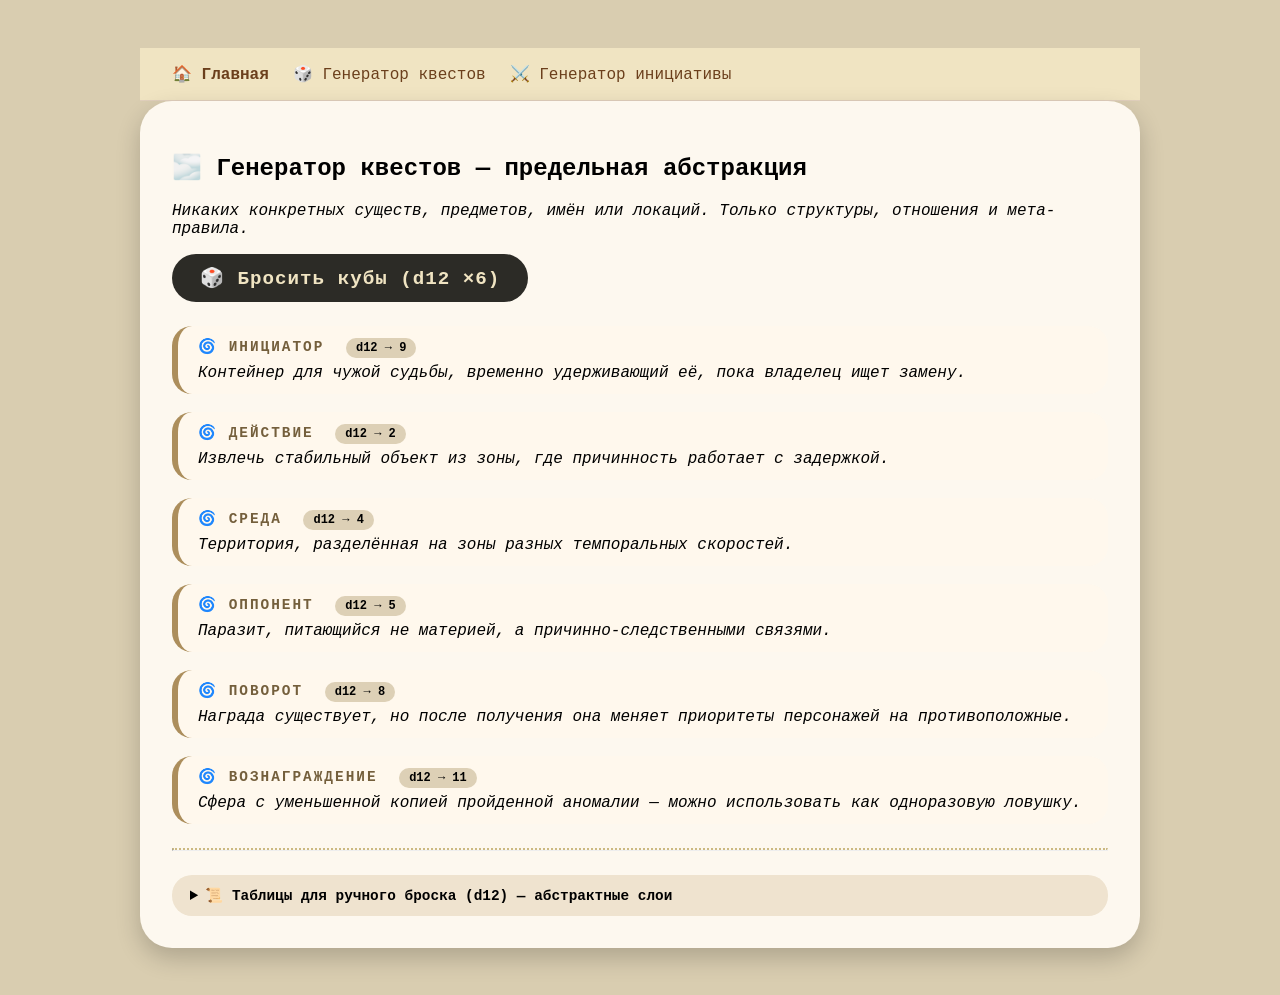
<file: generators/quests.html>
<!DOCTYPE html>
<html lang="ru">
<head>
    <meta charset="UTF-8">
    <title>Абстрактнейший генератор квестов | D&D</title>
    <style>
        body { background: #d9cdb0; font-family: 'Courier New', monospace; max-width: 1000px; margin: 2rem auto; padding: 1rem; }
        .container { background: #fdf8ef; border-radius: 32px; padding: 2rem; box-shadow: 0 10px 25px rgba(0,0,0,0.2); }
        button { background: #2c2b26; color: #f0e4c2; border: none; padding: 12px 28px; font-size: 1.2rem; font-family: monospace; border-radius: 60px; cursor: pointer; font-weight: bold; letter-spacing: 1px; }
        button:hover { background: #4a463b; }
        .quest { margin-top: 24px; }
        .category { border-left: 6px solid #ac8e5c; background: #fff8ed; margin: 18px 0; padding: 12px 20px; border-radius: 20px; }
        .cat-name { font-weight: 900; text-transform: uppercase; font-size: 0.9rem; color: #745f3c; letter-spacing: 2px; }
        .dice { background: #ddd0b6; padding: 3px 10px; border-radius: 30px; font-size: 0.75rem; font-weight: bold; margin-left: 12px; }
        hr { margin: 24px 0; border-top: 2px dotted #cbb982; }
        details { background: #efe3cf; padding: 12px 18px; border-radius: 20px; }
        summary { font-weight: bold; cursor: pointer; font-size: 0.9rem; }
    </style>
</head>
<body>
<div id="nav-placeholder"></div>
<div class="container">
    <h2>🌫️ Генератор квестов — предельная абстракция</h2>
    <p><em>Никаких конкретных существ, предметов, имён или локаций. Только структуры, отношения и мета-правила.</em></p>
    <button onclick="generateQuest()">🎲 Бросить кубы (d12 ×6)</button>
    <div id="questResult" class="quest"></div>
    <hr>
    <details>
        <summary>📜 Таблицы для ручного броска (d12) — абстрактные слои</summary>
        <div id="manualTables"></div>
    </details>
</div>

<script>
    // Максимально абстрактные таблицы — ни одного конкретного существа, имени, расы, места.
    const tables = {
        инициатор: [
            "Сущность, чьё существование зависит от нестабильного равновесия двух противоположных сил.",
            "Носитель знания, которое не может быть передано прямо, только через цепь событий.",
            "Фрагмент разрушенного целого, стремящийся восстановить связь с другими фрагментами.",
            "Точка бифуркации — выбор, который когда-то не сделали, теперь давит на реальность.",
            "Эхо прошлого действия, не имеющее воли, но порождающее повторяющиеся паттерны.",
            "Система правил, нарушение которых вызывает ответный импульс (инициатор — сама структура).",
            "Пустота, образованная отсутствием того, что должно было существовать.",
            "Агент без идентичности — его роль определяет первый, кто с ним взаимодействует.",
            "Контейнер для чужой судьбы, временно удерживающий её, пока владелец ищет замену.",
            "Существо из параллельного исхода — оно существует только если определённое событие НЕ случилось.",
            "Архитектор ловушки, которая поймала его самого — теперь он ищет внешнее вмешательство.",
            "Нематериальный долг — кто-то обязан совершить действие, но забыл кому и зачем."
        ],
        действие: [
            "Соединить две изолированные системы, чтобы они нейтрализовали взаимные искажения.",
            "Извлечь стабильный объект из зоны, где причинность работает с задержкой.",
            "Следовать маршруту, который определяется не пространством, а последовательностью нарушенных правил.",
            "Прервать цикл, где каждое завершение автоматически запускает начало.",
            "Передать сообщение через среду, искажающую смысл (каждая передача меняет его).",
            "Зафиксировать текущее состояние системы, которое постепенно расплывается как клякса.",
            "Удалить один из вариантов будущего, чтобы остальные стали возможны.",
            "Создать артефакт, который будет действовать только после разрушения своего создателя.",
            "Одновременно присутствовать в нескольких точках вероятности, не коллапсируя их.",
            "Заставить конфликтующие законы локальной реальности занять одну территорию без взрыва.",
            "Скопировать свойство из одной сущности в другую, не уничтожая исходную.",
            "Выполнить условие, которое никто не может запомнить дольше нескольких минут."
        ],
        среда: [
            "Область, где каждое действие порождает эхо в виде второстепенного противоположного эффекта.",
            "Пространство с неевклидовой метрикой — ближайший путь не является кратчайшим.",
            "Слой реальности, где физические объекты имеют приоритет над живыми, и наоборот.",
            "Территория, разделённая на зоны разных темпоральных скоростей.",
            "Место, где память о событиях становится физическим ландшафтом (холмы — воспоминания).",
            "Система зеркал, отражающих не свет, а намерения — каждый видит чужие цели.",
            "Пустота, в которой границы определяются уровнем внимания наблюдателя.",
            "Среда, где отсутствует один фундаментальный закон (например, нет трения или нет случайности).",
            "Лабиринт, построенный из чужих снов — они не подчиняются единой логике.",
            "Статический шум между каналами реальности — там можно услышать неслучившееся.",
            "Зона, инфицированная избыточной причинностью — у каждого следствия тысячи причин.",
            "Платформа, балансирующая между двумя разными наборами физики — переход резок."
        ],
        оппонент: [
            "Структура, поддерживающая текущее состояние хаоса как равновесие — любое изменение делает хуже.",
            "Сущность, которая не может проиграть, но и не может победить — только затягивать время.",
            "Рой микро-агентов, каждый действует случайно, но суммарно создаёт направленное сопротивление.",
            "Автоматический защитник, не различающий добро и зло — только нарушителей протокола.",
            "Паразит, питающийся не материей, а причинно-следственными связями.",
            "Копия инициатора, порождённая искажением первого шага квеста.",
            "Живое уравнение — оппонент является математической функцией, искажающей входные данные.",
            "Существо, чья форма и свойства зависят от страхов наблюдателя, но не конкретных — абстрактных (страх неизвестности).",
            "Нейтральная сила, которая просто выполняет контракт, заключённый неизвестно кем.",
            "Маска без лица — принимает любую роль, необходимую для остановки изменений.",
            "Аномалия, которая не атакует, а замедляет, усложняет, запутывает — без враждебности.",
            "Коллективный разум, голосующий за каждое действие — решение принимается с задержкой в 1d4 хода."
        ],
        поворот: [
            "Реальная цель противоположна заявленной — и заказчик этого не знает (информация искажена).",
            "Каждое успешно выполненное действие усиливает сопротивление оппонента (обратная связь).",
            "Среди участников квеста есть элемент, который на самом деле является частью среды.",
            "Финал квеста уже предопределён, но его можно изменить, только нарушив условия старта.",
            "Инициатор и оппонент — две половины одного целого, не знающие об этом.",
            "Никто не хочет результата, все действуют по инерции — отмена квеста тоже опасна.",
            "Пространство само выбирает, кто станет оппонентом, исходя из морального выбора группы.",
            "Награда существует, но после получения она меняет приоритеты персонажей на противоположные.",
            "Временная петля скрыта — группа уже проходила этот квест, но память стёрта.",
            "Третий игрок скрыт — всё происходящее — тест для другого наблюдателя, не для группы.",
            "Условие успеха — не выполнить действие, а убедить всех, что оно выполнено (иллюзия результата).",
            "В конце квест сам выбирает, кто из группы получит опыт, а кто — проклятие, по неизвестному правилу."
        ],
        вознаграждение: [
            "Возможность один раз переопределить одно локальное правило реальности (например, «здесь не работает гравитация»).",
            "Доступ к скрытому каналу информации, где будущее обсуждается в прошедшем времени.",
            "Право задать один вопрос, на который ответит сама структура мироздания (не существо).",
            "Небольшой фрагмент стабильности — его можно вставить в любую аномалию, чтобы заморозить.",
            "Ключ от закрытой комнаты, которой не существует, пока вы его не используете.",
            "Эхо успеха — в критический момент у вас есть шанс повторить удачное действие из прошлого.",
            "Переходник между классами реальности — вы можете на 1 минуту видеть невидимые связи.",
            "Титул, который автоматически признается любой системой, но не даёт материальных прав.",
            "Способность на время «забыть» одно из правил мира (отключить трение, инерцию и т.п.).",
            "Контракт с самим квестом — в будущем вы можете отказаться от любого другого квеста без пени.",
            "Сфера с уменьшенной копией пройденной аномалии — можно использовать как одноразовую ловушку.",
            "Право изменить одну деталь прошлого, не влияющую на основные события (цвет флага, имя третьестепенного духа)."
        ]
    };

    function rollDie(sides) {
        return Math.floor(Math.random() * sides) + 1;
    }

    function generateQuest() {
        const order = ['инициатор', 'действие', 'среда', 'оппонент', 'поворот', 'вознаграждение'];
        let html = '';
        for (let key of order) {
            const list = tables[key];
            const sides = list.length;
            const roll = rollDie(sides);
            const value = list[roll-1];
            html += `
                <div class="category">
                    <span class="cat-name">🌀 ${key.toUpperCase()}</span>
                    <span class="dice">d${sides} → ${roll}</span>
                    <div style="margin-top: 8px; font-style: italic;">${value}</div>
                </div>
            `;
        }
        document.getElementById('questResult').innerHTML = html;
    }

    function buildManualTables() {
        let manual = '';
        for (let [cat, opts] of Object.entries(tables)) {
            manual += `<h4>${cat.toUpperCase()} (d${opts.length})</h4><ul>`;
            opts.forEach((opt, idx) => {
                manual += `<li><strong>${idx+1}:</strong> ${opt}</li>`;
            });
            manual += `</ul>`;
        }
        document.getElementById('manualTables').innerHTML = manual;
    }

    generateQuest();
    buildManualTables();
</script>
<script src="../shared/navigation.js"></script>
</body>
</html>
</file>
<file: styles.css>
/* styles.css */
:root {
    --bg-color: #f5efe6;
    --card-bg: #ffffff;
    --primary: #6b3f1c;
    --text: #2c2b26;
}

* {
    margin: 0;
    padding: 0;
    box-sizing: border-box;
}

body {
    font-family: system-ui, -apple-system, 'Segoe UI', Roboto, sans-serif;
    background-color: var(--bg-color);
    color: var(--text);
    line-height: 1.5;
    padding-bottom: 2rem;
}

/* Навигация */
.top-nav {
    background: var(--card-bg);
    padding: 1rem 2rem;
    box-shadow: 0 2px 8px rgba(0,0,0,0.05);
    display: flex;
    gap: 2rem;
    flex-wrap: wrap;
    border-bottom: 1px solid #e0cfbc;
}

.top-nav a {
    color: var(--primary);
    text-decoration: none;
    font-weight: 500;
}

.top-nav a:hover {
    text-decoration: underline;
}

/* Основной контейнер */
.container {
    max-width: 1200px;
    margin: 2rem auto;
    padding: 0 1.5rem;
}

h1 {
    font-size: 2rem;
    color: var(--primary);
    margin-bottom: 0.5rem;
}

.subtitle {
    color: #5a4a3a;
    margin-bottom: 2rem;
    border-left: 4px solid #b97f44;
    padding-left: 1rem;
}

/* Сетка карточек */
.generator-grid {
    display: grid;
    grid-template-columns: repeat(auto-fill, minmax(300px, 1fr));
    gap: 1.5rem;
}

.generator-card {
    background: var(--card-bg);
    border-radius: 24px;
    padding: 1.5rem;
    box-shadow: 0 4px 12px rgba(0,0,0,0.05);
    transition: transform 0.1s ease;
    border-left: 6px solid #b97f44;
}

.button {
    display: inline-block;
    background: var(--primary);
    color: white;
    text-decoration: none;
    padding: 0.6rem 1.2rem;
    border-radius: 40px;
    margin-top: 1rem;
    font-weight: bold;
    transition: background 0.2s;
}

.button:hover {
    background: #4a2a1a;
}

/* Адаптивность */
@media (max-width: 640px) {
    .container {
        padding: 0 1rem;
    }
    h1 {
        font-size: 1.6rem;
    }
    .generator-grid {
        grid-template-columns: 1fr;
    }
}
</file>
